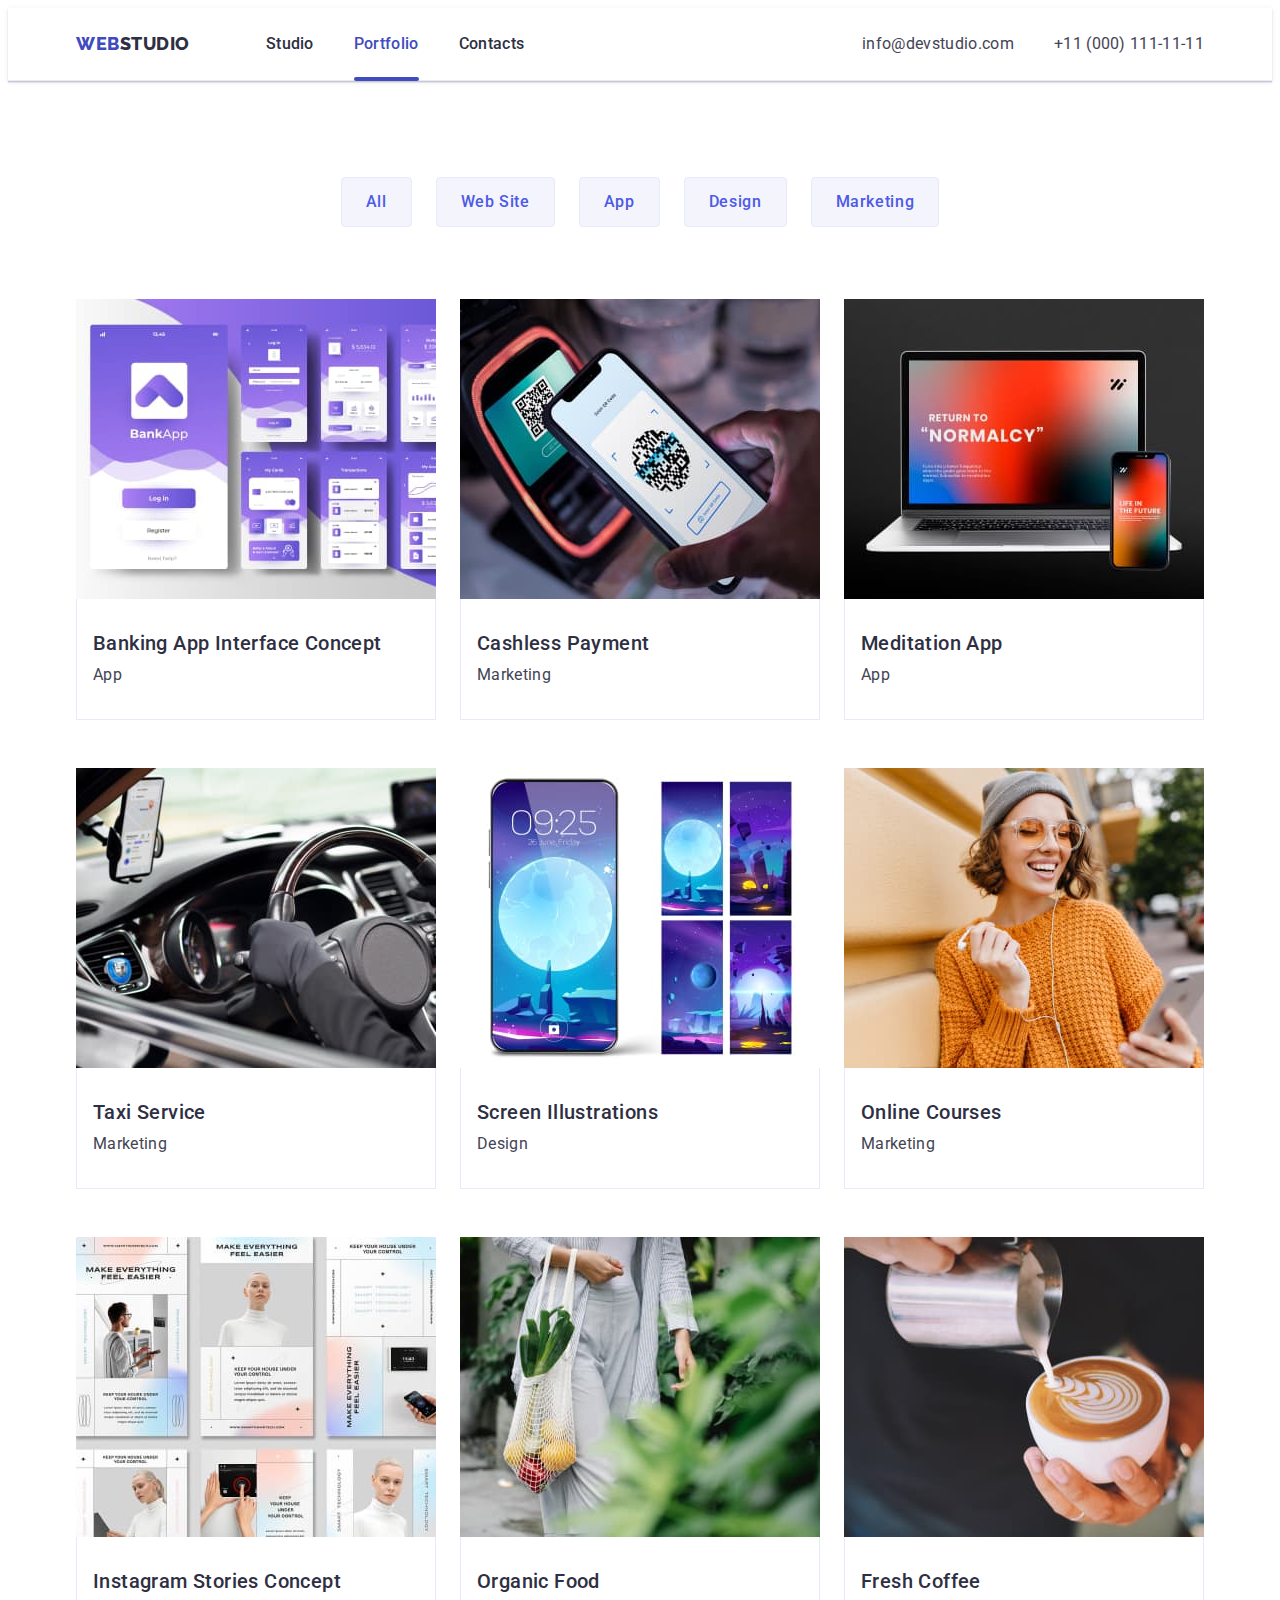
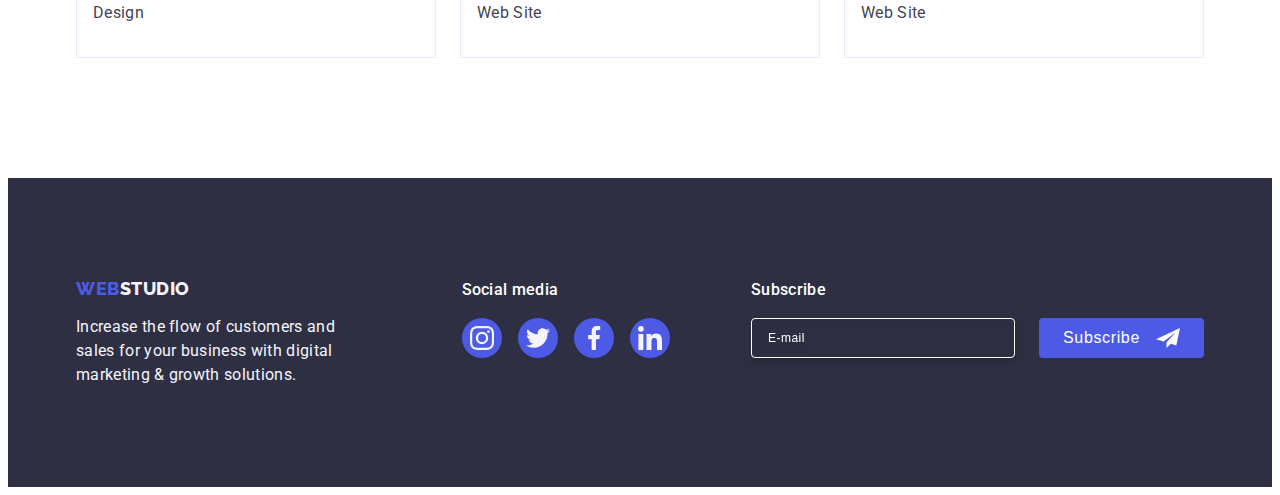
<file: portfolio.html>
<!DOCTYPE html>
<html lang="en">
  <head>
    <meta charset="utf-8" />
    <meta http-equiv="X-UA-Compatible" content="IE=edge" />
    <meta name="viewport" content="width-device-width, initial-scale-1.0" />
    <meta name="description" content="Effective Solutions for Your Business" />

    <link rel="preconnect" href="https://fonts.googleapis.com" />
    <link rel="preconnect" href="https://fonts.gstatic.com" crossorigin />
    <link
      href="https://fonts.googleapis.com/css2?family=Raleway:wght@800&family=Roboto:wght@400;500;700;900&display=swap"
      rel="stylesheet"
    />

    <link
      rel="stylesheet"
      href="https://cdnjs.cloudflare.com/ajax/libs/modern-normalize/2.0.0/modern-normalize.min.css"
      integrity="sha512-4xo8blKMVCiXpTaLzQSLSw3KFOVPWhm/TRtuPVc4WG6kUgjH6J03IBuG7JZPkcWMxJ5huwaBpOpnwYElP/m6wg=="
      crossorigin="anonymous"
      referrerpolicy="no-referrer"
    />
    <link rel="stylesheet" href="./css/styles.css" />
    <title>Web Studio</title>
  </head>

  <body>
    <!--Header section-->
    <header class="header">
      <div class="container header-container">
        <nav class="nav">
          <a class="logo link" href="./index.html"
            >Web<span class="logo-span link">Studio</span></a
          >
          <ul class="list header-li">
            <li>
              <a class="header-nav link" href="./index.html">Studio</a>
            </li>
            <li>
              <a class="header-nav link active" href="./portfolio.html"
                >Portfolio</a
              >
            </li>
            <li>
              <a class="header-nav link" href="">Contacts</a>
            </li>
          </ul>
        </nav>

        <address class="adress-style">
          <ul class="list header-li">
            <li>
              <a class="header-adress link" href="mailto:info@devstudio.com"
                >info@devstudio.com</a
              >
            </li>
            <li>
              <a class="header-adress link" href="tel:+110001111111"
                >+11 (000) 111-11-11</a
              >
            </li>
          </ul>
        </address>
      </div>
    </header>

    <!--Main blok-->
    <main>
      <section class="all">
        <div class="container">
          <h1 class="visually-hidden">Portfolio</h1>

          <!--Section filters button -->

          <ul class="portfolio list button-portfolio">
            <li class="button-transition">
              <button type="button" class="button-filters">All</button>
            </li>
            <li class="button-transition">
              <button type="button" class="button-filters">Web Site</button>
            </li>
            <li class="button-transition">
              <button type="button" class="button-filters">App</button>
            </li>
            <li class="button-transition">
              <button type="button" class="button-filters">Design</button>
            </li>
            <li class="button-transition">
              <button type="button" class="button-filters">Marketing</button>
            </li>
          </ul>

          <!--Projects -->

          <ul class="list projects-li">
            <li class="image-link">
              <a class="link projects-link" href="">
                <div class="overlay-image">
                  <img
                    class="link"
                    src="./images/projects/img1.jpg"
                    alt="Banking App Interface Concept"
                    width="360"
                    height="300"
                  />
                  <p class="overlay overlay-text">
                    14 Stylish and User-Friendly App Design Concepts · Task
                    Manager App · Calorie Tracker App · Exotic Fruit Ecommerce
                    App · Cloud Storage App
                  </p>
                </div>
                <div class="projects-description">
                  <h2 class="projects-title">Banking App Interface Concept</h2>
                  <p class="projects-text">App</p>
                </div>
              </a>
            </li>
            <li class="image-link">
              <a class="link projects-link" href="">
                <div class="overlay-image">
                  <img
                    class="link"
                    src="./images/projects/img2.jpg"
                    alt="phone screen app"
                    width="360"
                    height="300"
                  />
                  <p class="overlay overlay-text">
                    14 Stylish and User-Friendly App Design Concepts · Task
                    Manager App · Calorie Tracker App · Exotic Fruit Ecommerce
                    App · Cloud Storage App
                  </p>
                </div>
                <div class="projects-description">
                  <h2 class="projects-title">Cashless Payment</h2>
                  <p class="projects-text">Marketing</p>
                </div>
              </a>
            </li>
            <li class="image-link">
              <a class="link projects-link" href="">
                <div class="overlay-image">
                  <img
                    class="link"
                    src="./images/projects/img3.jpg"
                    alt="app on laptop screen"
                    width="360"
                    height="300"
                  />
                  <p class="overlay overlay-text">
                    14 Stylish and User-Friendly App Design Concepts · Task
                    Manager App · Calorie Tracker App · Exotic Fruit Ecommerce
                    App · Cloud Storage App
                  </p>
                </div>
                <div class="projects-description">
                  <h2 class="projects-title">Meditation App</h2>
                  <p class="projects-text">App</p>
                </div>
              </a>
            </li>
            <li class="image-link">
              <a class="link projects-link" href="">
                <div class="overlay-image">
                  <img
                    class="link"
                    src="./images/projects/img4.jpg"
                    alt="taxi salon"
                    width="360"
                    height="300"
                  />
                  <p class="overlay overlay-text">
                    14 Stylish and User-Friendly App Design Concepts · Task
                    Manager App · Calorie Tracker App · Exotic Fruit Ecommerce
                    App · Cloud Storage App
                  </p>
                </div>
                <div class="projects-description">
                  <h2 class="projects-title">Taxi Service</h2>
                  <p class="projects-text">Marketing</p>
                </div>
              </a>
            </li>
            <li class="image-link">
              <a class="link projects-link" href="">
                <div class="overlay-image">
                  <img
                    class="link"
                    src="./images/projects/img5.jpg"
                    alt="drawing for wallpaper on the phone"
                    width="360"
                    height="300"
                  />
                  <p class="overlay overlay-text">
                    14 Stylish and User-Friendly App Design Concepts · Task
                    Manager App · Calorie Tracker App · Exotic Fruit Ecommerce
                    App · Cloud Storage App
                  </p>
                </div>
                <div class="projects-description">
                  <h2 class="projects-title">Screen Illustrations</h2>
                  <p class="projects-text">Design</p>
                </div>
              </a>
            </li>
            <li class="image-link">
              <a class="link projects-link" href="">
                <div class="overlay-image">
                  <img
                    class="link"
                    src="./images/projects/img6.jpg"
                    alt="girl in an orange sweater listening to the player"
                    width="360"
                    height="300"
                  />
                  <p class="overlay overlay-text">
                    14 Stylish and User-Friendly App Design Concepts · Task
                    Manager App · Calorie Tracker App · Exotic Fruit Ecommerce
                    App · Cloud Storage App
                  </p>
                </div>
                <div class="projects-description">
                  <h2 class="projects-title">Online Courses</h2>
                  <p class="projects-text">Marketing</p>
                </div>
              </a>
            </li>
            <li class="image-link">
              <a class="link projects-link" href="">
                <div class="overlay-image">
                  <img
                    class="link"
                    src="./images/projects/img7.jpg"
                    alt="concept of image layout for instagram page"
                    width="360"
                    height="300"
                  />
                  <p class="overlay overlay-text">
                    14 Stylish and User-Friendly App Design Concepts · Task
                    Manager App · Calorie Tracker App · Exotic Fruit Ecommerce
                    App · Cloud Storage App
                  </p>
                </div>
                <div class="projects-description">
                  <h2 class="projects-title">Instagram Stories Concept</h2>
                  <p class="projects-text">Design</p>
                </div>
              </a>
            </li>
            <li class="image-link">
              <a class="link projects-link" href="">
                <div class="overlay-image">
                  <img
                    class="link"
                    src="./images/projects/img8.jpg"
                    alt="girl carries a bag with organic food"
                    width="360"
                    height="300"
                  />
                  <p class="overlay overlay-text">
                    14 Stylish and User-Friendly App Design Concepts · Task
                    Manager App · Calorie Tracker App · Exotic Fruit Ecommerce
                    App · Cloud Storage App
                  </p>
                </div>
                <div class="projects-description">
                  <h2 class="projects-title">Organic Food</h2>
                  <p class="projects-text">Web Site</p>
                </div>
              </a>
            </li>
            <li class="image-link">
              <a class="link projects-link" href="">
                <div class="overlay-image">
                  <img
                    class="link"
                    src="./images/projects/img9.jpg"
                    alt="barista pouring milk into a cup of coffee"
                    width="360"
                    height="300"
                  />
                  <p class="overlay overlay-text">
                    14 Stylish and User-Friendly App Design Concepts · Task
                    Manager App · Calorie Tracker App · Exotic Fruit Ecommerce
                    App · Cloud Storage App
                  </p>
                </div>
                <div class="projects-description">
                  <h2 class="projects-title">Fresh Coffee</h2>
                  <p class="projects-text">Web Site</p>
                </div>
              </a>
            </li>
          </ul>
        </div>
      </section>
    </main>

    <!--Footer section-->
    <footer class="footer">
      <div class="container horizontal">
        <div class="footer-distance">
          <a class="footer-link logo-footer link" href="./index.html"
            >Web<span class="footer-span">Studio</span></a
          >
          <p class="footer-text">
            Increase the flow of customers and sales for your business with
            digital marketing & growth solutions.
          </p>
        </div>
        <div>
          <p class="footer-paragraph">Social media</p>
          <ul class="list footer-media-list">
            <li class="footer-media-li">
              <a class="footer-social-link" href="">
                <svg class="footer-social-icons" width="24" height="24">
                  <use href="./images/icons.svg#instagram"></use>
                </svg>
              </a>
            </li>
            <li class="footer-media-li">
              <a class="footer-social-link" href="">
                <svg class="footer-social-icons" width="24" height="24">
                  <use href="./images/icons.svg#twitter"></use>
                </svg>
              </a>
            </li>
            <li class="footer-media-li">
              <a class="footer-social-link" href="">
                <svg class="footer-social-icons" width="24" height="24">
                  <use href="./images/icons.svg#facebook"></use>
                </svg>
              </a>
            </li>
            <li class="footer-media-li">
              <a class="footer-social-link" href="">
                <svg class="footer-social-icons" width="24" height="24">
                  <use href="./images/icons.svg#linkedin"></use>
                </svg>
              </a>
            </li>
          </ul>
        </div>
        <div class="subscribe">
          <p class="subscribe-paragraph">Subscribe</p>
          <form class="subscribe-form" name="subscribe_form">
            <label class="subscribe-form-label">
              <input
                name="subscribe-form-email"
                class="subscribe-form-input"
                type="email"
                placeholder="E-mail"
              />
            </label>
            <button class="subscribe-button" type="submit">
              Subscribe
              <svg class="subscribe-icon" width="24" height="24">
                <use href="./images/icons.svg#Frame"></use>
              </svg>
            </button>
          </form>
        </div>
      </div>
    </footer>
  </body>
</html>
</file>
<file: css/styles.css>
:root {
  --logo-color: #4d5ae5;
  --pressed-state-color: #404bbf;
  --dark-blue-color: #2e2f42;
  --text-color: #434455;
  --close-to-white-color: #f4f4fd;
  --white-color: #ffffff;
  --light-gray-color: #8e8f99;
  --green-color: #31d0aa;
  --modal-background: #fcfcfc;
  --button-color: #e7e9fc;
}

*,
*::before,
*::after {
  box-sizing: border-box;
}

h1,
h2,
h3,
h4,
h5,
h6,
p {
  margin: 0;
}

ul,
ol {
  margin: 0;
  padding-left: 0;
}

img {
  display: block;
}

/*special classes*/
.visually-hidden {
  position: absolute;
  width: 1px;
  height: 1px;
  margin: -1px;
  border: 0;
  padding: 0;
  white-space: nowrap;
  clip-path: inset(100%);
  clip: rect(0 0 0 0);
  overflow: hidden;
}

.link {
  text-decoration: none;
}

.list {
  list-style: none;
}

/* .container {
  width: 1158px;
  margin: 0 auto;
  padding: 0 15px;
  border: 5px solid red;
} */

/*Base styles for small devices*/
.container {
  min-width: 320px;
  max-width: 428px;
  margin: 0 auto;
  padding: 0 16px;
}

/*Tablet screen*/
@media only screen and (min-width: 768px) {
  .container {
    max-width: 584px;
  }
}

/*Desktop screen*/
@media only screen and (min-width: 1158px) {
  .container {
    max-width: 1158px;
    padding: 0 15px;
  }
}

/*PAGE 1*/
body {
  font-family: 'Roboto', sans-serif;
  color: var(--text-color);
  background-color: var(--white-color);
}

/*header*/

.header {
  border-bottom: 1px solid #e7e9fc;
  box-shadow: 0px 2px 1px rgba(46, 47, 66, 0.08),
    0px 1px 1px rgba(46, 47, 66, 0.16), 0px 1px 6px rgba(46, 47, 66, 0.08);
}

.header-container {
  display: flex;
  justify-content: space-between;
  align-items: center;
}

@media only screen and (min-width: 768px) and (max-width: 1157px) {
  .header-container {
    /* margin-right: 16px;
    margin-left: 16px; */
    padding-right: 16px;
    padding-left: 16px;
    max-width: 768px;
  }
}

@media only screen and (max-width: 767px) {
  .header-li {
    display: none;
  }

  .header-li-contacts {
    display: none;
  }
}

@media only screen and (min-width: 768px) {
  .header-li {
    display: flex;
    gap: 40px;
  }

  .header-li-contacts {
    display: flex;
    flex-direction: column;
    gap: 12px;
  }
}

@media only screen and (min-width: 1158px) {
  .header-li-contacts {
    display: flex;
    flex-direction: row;
    gap: 40px;
  }
}

.header-li-contacts:last-child {
  margin-right: 0;
}

@media only screen and (max-width: 1157px) {
  /* .header-li-contacts:last-child {
    margin: 12px 0;
  } */
}

.nav {
  display: flex;
  align-items: center;
}

.logo {
  /* margin-right: 249px; */

  font-family: 'Raleway', sans-serif;
  font-weight: 800;
  font-size: 18px;
  line-height: 1.17;
  letter-spacing: 0.03em;
  text-transform: uppercase;
  color: var(--pressed-state-color);
}
@media only screen and (max-width: 767px) {
  .logo {
    padding-top: 24px;
    padding-bottom: 24px;
  }
}

@media only screen and (min-width: 768px) {
  .logo {
    margin-right: 120px;
  }
}

@media only screen and (min-width: 1158px) {
  .logo {
    margin-right: 76px;
  }
}

.logo-span {
  color: var(--dark-blue-color);
}

.header-nav {
  display: block;
  padding: 24px 0;

  font-weight: 500;
  font-size: 16px;
  line-height: 1.5;
  letter-spacing: 0.02em;
  color: var(--dark-blue-color);

  position: relative;

  transition: color 250ms cubic-bezier(0.4, 0, 0.2, 1);
}

.header-nav.active::after {
  position: absolute;
  width: 100%;
  left: 0;
  bottom: -1px;
  height: 4px;
  background-color: var(--pressed-state-color);
  border-radius: 2px;
  content: '';
}

.active {
  color: var(--pressed-state-color);
}

.header-nav:hover,
.header-nav:focus {
  color: var(--pressed-state-color);
}

.adress-style {
  /* display: flex;
  gap: 40px; */

  font-style: normal;
}

.header-adress {
  font-size: 12px;
  line-height: 1.17;
  letter-spacing: 0.02em;
  color: var(--text-color);
  transition: color 250ms cubic-bezier(0.4, 0, 0.2, 1);
}

@media only screen and (min-width: 1158px) {
  .header-adress {
    font-size: 16px;
    line-height: 1.5;
  }
}

.header-adress:hover,
.header-adress:focus {
  color: var(--pressed-state-color);
}

/*main*/

/*hero section*/
.hero {
  padding-top: 112px;
  padding-bottom: 112px;
  flex-shrink: 0;
  background-color: var(--dark-blue-color);
  background-image: linear-gradient(
      rgba(46, 47, 66, 0.7),
      rgba(46, 47, 66, 0.7)
    ),
    url(../images/hero/people-office-mobile@1.jpg);
  background-repeat: no-repeat;
  background-position: center;
  background-size: cover;

  max-width: 1440px;
  margin: 0 auto;
}

@media screen and (min-device-pixel-ratio: 2),
  screen and(min-resolution: 192dpi),
  screen and (min-resolution: 2dppx) {
  .hero {
    background-image: linear-gradient(
        rgba(46, 47, 66, 0.7),
        rgba(46, 47, 66, 0.7)
      ),
      url(../images/hero/people-office-mobile@2.jpg);
  }
}

@media screen and (min-width: 768px) {
  .hero {
    padding-top: 112px;
    padding-bottom: 108px;
    background-image: linear-gradient(
        rgba(46, 47, 66, 0.7),
        rgba(46, 47, 66, 0.7)
      ),
      url(../images/hero/people-office-tablet@1.jpg);
  }
}

@media screen and (min-device-pixel-ratio: 2),
  screen and(min-resolution: 192dpi),
  screen and (min-resolution: 2dppx) {
  .hero {
    background-image: linear-gradient(
        rgba(46, 47, 66, 0.7),
        rgba(46, 47, 66, 0.7)
      ),
      url(../images/hero/people-office-tablet@2.jpg);
  }
}

@media screen and (min-width: 1158px) {
  .hero {
    padding-top: 188px;
    padding-bottom: 188px;
    background-image: linear-gradient(
        rgba(46, 47, 66, 0.7),
        rgba(46, 47, 66, 0.7)
      ),
      url(../images/hero/people-office-desctop@1.jpg);
  }
}

@media screen and (min-device-pixel-ratio: 2),
  screen and(min-resolution: 192dpi),
  screen and (min-resolution: 2dppx) {
  .hero {
    background-image: linear-gradient(
        rgba(46, 47, 66, 0.7),
        rgba(46, 47, 66, 0.7)
      ),
      url(../images/hero/people-office-desctop@2.jpg);
  }
}

.hero-title {
  max-width: 320px;

  font-size: 36px;
  font-style: normal;
  font-weight: 700;
  line-height: 40px;
  letter-spacing: 0.72px;
  text-align: center;

  margin-right: auto;
  margin-left: auto;
  margin-bottom: 72px;

  color: var(--white-color);
}

@media only screen and (min-width: 768px) {
  .hero-title {
    min-width: 496px;
    margin-bottom: 36px;

    font-size: 56px;
    font-weight: 700;
    line-height: 60px;
    letter-spacing: 1.12px;
  }
}

@media only screen and (min-width: 1158px) {
  .hero-title {
    margin-bottom: 48px;
  }
}

.hero-button {
  display: block;
  min-width: 169px;
  height: 56px;
  border: none;
  border-radius: 4px;

  margin-right: auto;
  margin-left: auto;
  padding: 16px 32px;

  font-family: 'Roboto', sans-serif;
  font-style: normal;
  font-weight: 500;
  font-size: 16px;
  line-height: 1.5;
  letter-spacing: 0.04em;
  color: var(--white-color);
  background-color: var(--logo-color);
  cursor: pointer;

  transition: background-color 250ms cubic-bezier(0.4, 0, 0.2, 1);
}

.hero-button:hover,
.hero-button:focus {
  background-color: var(--pressed-state-color);
  box-shadow: 0px 4px 4px 0px rgba(0, 0, 0, 0.15);
}

/*advantages*/

.advantages {
  padding: 96px 0;
}

@media only screen and (min-width: 768px) and (max-width: 1157px) {
  .advantages-container {
    max-width: 768px;
  }
}

@media screen and (min-width: 1158px) {
  .advantages {
    padding: 120px 0;
  }
}

.invisible-header {
  font-weight: 700;
  font-size: 36px;
  line-height: 1.11;
  text-align: center;
  letter-spacing: 0.02em;
  text-transform: capitalize;
  color: var(--dark-blue-color);
}

/* .advantages-layout {
  display: flex;
  gap: 24px;
} */

.advantages-layout {
  display: flex;
  flex-wrap: wrap;
  flex-direction: column;
  align-items: flex-start;
  gap: 72px;
}

@media only screen and (min-width: 768px) {
  .advantages-layout {
    flex-direction: row;
    gap: 72px 24px;
  }
}

@media only screen and (min-width: 1158px) {
  .advantages-layout {
    display: flex;
    flex-wrap: nowrap;
    gap: 24px;
  }
}

/*.advantages-background {
  display: flex;
  align-items: center;
  justify-content: center;
  width: 264px;
  height: 112px;
  flex-shrink: 0;

  border-radius: 4px;
  background-color: var(--close-to-white-color);
  margin-bottom: 8px;
} */

.advantages-background {
  display: none;
}

@media screen and (min-width: 1158px) {
  .advantages-background {
    display: flex;
    align-items: center;
    justify-content: center;
    width: 264px;
    height: 112px;
    flex-shrink: 0;

    border-radius: 4px;
    background-color: var(--close-to-white-color);
    margin-bottom: 8px;
  }
}

/*.advantages-icons {
  fill: none;
  stroke: var(--dark-blue-color);
}*/

/* .advantages-li {
  width: calc((100% - 72px) / 4);
}*/

.advantages-li {
  max-width: 356px;
}

@media only screen and (min-width: 768px) {
  .advantages-li {
    width: calc((100% - 24px) / 2);

    display: list-item;
    text-align: left;
  }
}

@media screen and (min-width: 1158px) {
  .advantages-li {
    flex-basis: calc((100% - 3 * 24px) / 4);
  }
}

.advantages-title {
  margin-bottom: 8px;

  text-align: center;

  font-size: 36px;
  font-weight: 700;
  line-height: 40px;
  letter-spacing: 0.72px;
  color: var(--dark-blue-color);
}

@media only screen and (min-width: 768px) {
  .advantages-title {
    text-align: left;
  }
}

@media only screen and (min-width: 1158px) {
  .advantages-title {
    font-size: 20px;
    font-weight: 500;
    line-height: 24px;
    letter-spacing: 0.4px;
  }
}

.advantages-text {
  font-size: 16px;
  font-weight: 500;
  line-height: 1.5;
  letter-spacing: 0.02em;
  color: var(--text-color);
  flex-wrap: wrap;
}

@media only screen and (min-width: 428px) and (max-width: 1157px) {
  .advantages-text {
    max-width: 356px;
    /* width: calc((100% - 72px) / 2); */
  }
}

@media only screen and (min-width: 1158px) {
  .advantages-text {
    font-weight: 400;
  }
}

/*visual*/

/*.image-layout {
} */

.visual {
  display: none;
}

@media only screen and (min-width: 1158px) {
  .visual {
    /* display: flex; */
    display: block;
    padding-bottom: 120px;
  }

  .visual-li {
    display: flex;
    gap: 24px;
  }

  .visual-layout {
    width: calc((100% - 48px) / 3);
  }

  .visual-title {
    margin-bottom: 72px;

    font-weight: 700;
    font-size: 36px;
    line-height: 1.11;
    text-align: center;
    letter-spacing: 0.02em;
    text-transform: capitalize;
    color: var(--dark-blue-color);
  }
}

/*Team*/

.team {
  padding: 96px 0;

  background-color: var(--close-to-white-color);
}

.team-title {
  margin-bottom: 72px;

  font-weight: 700;
  font-size: 36px;
  line-height: 1.11;
  text-align: center;
  letter-spacing: 0.02em;
  text-transform: capitalize;
  color: var(--dark-blue-color);
}

.team-li {
  display: flex;
  flex-wrap: wrap;
  justify-content: center;
  padding-left: 0;

  row-gap: 64px;
  column-gap: 24px;
}

.team-list-color {
  background-color: var(--white-color);
  box-shadow: 0px 2px 1px 0px rgba(46, 47, 66, 0.08),
    0px 1px 1px 0px rgba(46, 47, 66, 0.16),
    0px 1px 6px 0px rgba(46, 47, 66, 0.08);
}

.team-images {
  border-radius: 0px 0px 4px 4px;

  justify-content: center;
}
@media only screen and (min-width: 768px) {
  .team-images {
    max-width: 264px;
    width: calc((100% - 24px) / 2);
  }

  /* .team-list-color {
    width: calc((100% - 24px) / 2);
  } */
}

@media only screen and (min-width: 1158px) {
  .team {
    padding: 120px 0;
  }

  .team-li {
    flex-wrap: nowrap;
    gap: 24px;
  }
}

.team-layout {
  padding: 32px 0;
}

.team-names {
  margin-bottom: 8px;
  text-align: center;

  font-weight: 500;
  font-size: 20px;
  line-height: 1.2;
  letter-spacing: 0.02em;
  color: var(--dark-blue-color);
}

.team-position {
  margin-bottom: 8px;
  text-align: center;

  font-size: 16px;
  line-height: 1.5;
  letter-spacing: 0.02em;
  color: var(--text-color);
}

.social-link {
  width: 40px;
  height: 40px;
}

.social-list {
  display: flex;
  justify-content: center;
  gap: 24px;
}

.background-link {
  width: 100%;
  height: 100%;
  background-color: var(--logo-color);
  border-radius: 50%;
  display: flex;
  justify-content: center;
  align-items: center;

  transition: background-color 250ms cubic-bezier(0.4, 0, 0.2, 1);
}

.background-link:hover {
  background-color: var(--pressed-state-color);
}

.background-link:focus {
  background-color: var(--pressed-state-color);
}

.team-social-icons {
  fill: var(--close-to-white-color);
}

/*Customers*/

.customers {
  padding-top: 96px;
  padding-bottom: 96px;
}

@media only screen and (min-width: 1158px) {
  .customers {
    padding-top: 120px;
    padding-bottom: 120px;
  }
}
/* .customers {
  padding-top: 120px;
  padding-bottom: 120px;
} */

.customers-title {
  margin-bottom: 72px;

  font-weight: 700;
  font-size: 36px;
  line-height: 1.11;
  text-align: center;
  letter-spacing: 0.02em;
  text-transform: capitalize;
  color: var(--dark-blue-color);
}

/* .customers-layout {
  display: flex;
  gap: 24px;
} */

.customers-layout {
  display: flex;
  gap: 72px 16px;
  justify-content: center;
}

@media only screen and (min-width: 768px) {
  .customers-layout {
    display: flex;
    gap: 72px 24px;
    justify-content: center;
  }
}

@media only screen and (min-width: 768px) and (max-width: 1157px) {
  /* .container {
    padding: 0;
  } */
  /* .customers-layout  { 
    margin: 0 108px;
    gap: 24px;
  } */
}

@media only screen and (max-width: 1157px) {
  .customers-layout {
    flex-wrap: wrap;
  }
}

.customers-item {
  width: calc((100% - 16px) / 2);
  height: 100%;
  transition: border-color 250ms cubic-bezier(0.4, 0, 0.2, 1),
    color 250ms cubic-bezier(0.4, 0, 0.2, 1);
}

@media only screen and (min-width: 768px) {
  .customers-item {
    width: calc((100% - 2 * 24px) / 3);
  }
}

@media only screen and (min-width: 1158px) {
  .customers-item {
    width: calc((100% - 120px) / 6);
  }
}

/* .customers-item {
  width: calc((100% - 120px) / 6);
  height: 88px;
  transition: border-color 250ms cubic-bezier(0.4, 0, 0.2, 1),
    color 250ms cubic-bezier(0.4, 0, 0.2, 1);
} */

.customers-page {
  display: flex;
  justify-content: center;
  align-items: center;
  width: 100%;
  height: 100%;
  border: 1px solid var(--light-gray-color);
  border-radius: 4px;
  color: var(--light-gray-color);
  transition: border-color 250ms cubic-bezier(0.4, 0, 0.2, 1),
    color 250ms cubic-bezier(0.4, 0, 0.2, 1);
}

@media only screen and (min-width: 428px) {
  .customers-page {
    width: 190px;
    height: 88px;
  }
}

@media only screen and (min-width: 768px) {
  .customers-page {
    max-width: 168px;
  }
}

.customers-page:hover,
.customers-page:focus {
  color: var(--pressed-state-color);
  border-color: var(--pressed-state-color);
}

.customers-icon:hover,
.customers-icon:focus {
  border-color: var(--pressed-state-color);
  color: var(--pressed-state-color);
}

.customers-icon {
  fill: currentColor;
}

/*.customers-icon-layout {
  display: inline-flex;
  padding: 9px 9px 6px 11px;
  justify-content: center;
  align-items: center;
}*/

/*footer*/

/* .footer {
  padding: 100px 0;

  background-color: var(--dark-blue-color);
} */

.footer {
  padding-top: 97px;
  padding-bottom: 96px;

  background-color: var(--dark-blue-color);
}

@media only screen and (min-width: 1158px) {
  .footer {
    padding: 100px 0;

    background-color: var(--dark-blue-color);
  }
}

/* .horizontal {
  display: flex;
  align-items: baseline;
  justify-content: space-between;
} */

.horizontal {
  display: flex;
  justify-content: center;
  flex-wrap: wrap;

  gap: 72px;
}

@media only screen and (min-width: 768px) and (max-width: 1157px) {
  .horizontal {
    justify-content: flex-start;

    max-width: 584px;
    gap: 72px 24px;
  }

  .footer-text {
    width: 264px;
  }

  .subscribe-form {
    display: flex;
    gap: 24px;
  }
}

/* .footer-distance {
  margin-right: 120px;
} */

/* .footer-distance {
  margin: 0 auto;
} */

.footer-paragraph {
  font-weight: 500;
  font-size: 16px;
  line-height: 1.5;
  letter-spacing: 0.02em;
  color: var(--white-color);
  margin-bottom: 16px;
}

/* .footer-link {
  display: inline-block;
  margin-bottom: 16px;
} */

@media only screen and (max-width: 767px) {
  .footer-link {
    justify-content: center;
    text-align: center;
  }
}

.logo-footer {
  display: flex;
  font-family: 'Raleway', sans-serif;
  font-weight: 800;
  font-size: 18px;
  line-height: 1.17;
  letter-spacing: 0.03em;

  text-transform: uppercase;
  color: var(--logo-color);

  margin-bottom: 16px;
}

.footer-span {
  color: var(--close-to-white-color);
}

.footer-text {
  max-width: 268px;

  font-size: 16px;
  line-height: 1.5;
  letter-spacing: 0.02em;
  color: var(--close-to-white-color);
}

@media only screen and (min-width: 1158px) {
  .footer-text {
    width: 264px;
  }
}

.footer-media-list {
  display: flex;
  gap: 16px;
}

.footer-media-li {
  width: 40px;
  height: 40px;
  transition: background-color 250ms cubic-bezier(0.4, 0, 0.2, 1);
}

/* @media only screen and (max-width: 1157px) {
  .footer-margin {
    margin: 0 auto;
  }
} */

.footer-social-link {
  width: 100%;
  height: 100%;
  background-color: var(--logo-color);
  border-radius: 50%;
  display: flex;
  align-items: center;
  justify-content: center;
  transition: background-color 250ms cubic-bezier(0.4, 0, 0.2, 1);
}

.footer-social-link:hover,
.footer-social-link:focus {
  background-color: var(--green-color);
}

.footer-social-icons {
  fill: var(--close-to-white-color);
}

/*subscribe*/

/* .subscribe {
  margin-left: auto;
} */

/* .subscribe {
  width: 100%;
}*/

@media only screen and (max-width: 767px) {
  .subscribe {
    width: 100%;
  }
}

/*@media only screen and (min-width: 768px) and (max-width: 1157px) {
  .subscribe {
  width: 264px;
}
} */

.subscribe-paragraph {
  color: var(--white-color);
  font-size: 16px;
  line-height: 24px;
  letter-spacing: 0.32px;
  font-weight: 500;

  margin-bottom: 16px;
}

/* .subscribe-form {
  display: flex;
  gap: 24px;
  align-items: center;
} */

@media only screen and (max-width: 767px) {
  .subscribe-form {
    display: flex;
    flex-direction: column;
    align-items: center;
  }
}

.subscribe-form-label {
  width: 100%;
  margin-bottom: 16px;
}

/* .subscribe-form-input {
  width: 264px;
  height: 40px;
  padding-left: 16px;

  border-radius: 4px;
  border: 1px solid var(--white-color);
  box-shadow: 0px 4px 4px 0px rgba(0, 0, 0, 0.15);
  color: var(--white-color);
  background-color: transparent;

  font-size: 12px;
  letter-spacing: 0.48px;
  line-height: 1.5;

  outline: transparent;
  transition: border-color 250ms cubic-bezier(0.4, 0, 0.2, 1);
  filter: drop-shadow(0px 4px 4px rgba(0, 0, 0, 0.15));
} */

.subscribe-form-input {
  width: 100%;
  height: 40px;
  padding: 8px 16px;

  border-radius: 4px;
  border: 1px solid var(--white-color);
  box-shadow: 0px 4px 4px 0px rgba(0, 0, 0, 0.15);
  color: var(--white-color);
  background-color: transparent;

  font-size: 12px;
  letter-spacing: 0.48px;
  line-height: 1.5;

  outline: transparent;
  transition: border-color 250ms cubic-bezier(0.4, 0, 0.2, 1);
  filter: drop-shadow(0px 4px 4px rgba(0, 0, 0, 0.15));
}

@media only screen and (min-width: 768px) and (min-width: 1157px) {
  .subscribe-form-input {
    width: 264px;
  }
}

.subscribe-form-input:focus {
  border-color: var(--logo-color);
}

.subscribe-form-input::placeholder {
  color: var(--white-color);
}

.subscribe-button {
  justify-content: center;
  align-items: center;

  color: var(--white-color);

  font-size: 16px;
  line-height: 24px;
  letter-spacing: 0.64px;
  font-weight: 500;

  min-width: 165px;
  height: 40px;
  padding: 8px 24px;

  border-radius: 4px;
  background: var(--logo-color);
  border: none;
  border-color: transparent;
  cursor: pointer;
}

@media only screen and (max-width: 767px) {
  .subscribe-button {
    display: flex;
  }
}

@media only screen and (min-width: 768px) {
  .subscribe-button {
    display: inline-flex;
  }

  .subscribe-form-label {
    margin-bottom: 0;
  }
}

@media only screen and (min-width: 768px) and (max-width: 1157px) {
  .subscribe-form-input {
    width: 264px;
  }
}

@media only screen and (min-width: 1158px) {
  .horizontal {
    flex-wrap: nowrap;
    justify-content: space-between;

    gap: 0;
  }

  .footer-distance {
    margin-right: 120px;
  }

  /*subscribe*/

  .subscribe {
    margin-left: 80px;
  }

  .subscribe-form {
    display: flex;
    gap: 24px;
    align-items: flex-start;
  }

  .subscribe-form-label {
    width: 264px;
  }

  .subscribe-form-input {
    width: 264px;
    height: 40px;
    padding-left: 16px;

    border-radius: 4px;
    border: 1px solid var(--white-color);
    box-shadow: 0px 4px 4px 0px rgba(0, 0, 0, 0.15);
    color: var(--white-color);
    background-color: transparent;

    font-size: 12px;
    letter-spacing: 0.48px;
    line-height: 1.5;

    outline: transparent;
    transition: border-color 250ms cubic-bezier(0.4, 0, 0.2, 1);
    filter: drop-shadow(0px 4px 4px rgba(0, 0, 0, 0.15));
  }

  .subscribe-form-input:focus {
    border-color: var(--logo-color);
  }

  .subscribe-form-input::placeholder {
    color: var(--white-color);
  }

  .subscribe-button {
    display: inline-flex;
    justify-content: center;
    align-items: center;

    color: var(--white-color);

    font-size: 16px;
    line-height: 24px;
    letter-spacing: 0.64px;
    font-weight: 500;

    min-width: 165px;
    height: 40px;
    padding: 8px 24px;

    border-radius: 4px;
    background: var(--logo-color);
    border: none;
    border-color: transparent;
    cursor: pointer;
  }

  .subscribe-icon {
    margin-left: 16px;
  }
}

.subscribe-icon {
  margin-left: 16px;
}

/*PAGE 2*/

/*main*/
.all {
  padding-top: 96px;
  padding-bottom: 120px;
}

/*button*/
.button-portfolio {
  display: flex;
  justify-content: center;
  gap: 24px;
  margin-bottom: 72px;
}

.button-filters {
  transition: color 250ms cubic-bezier(0.4, 0, 0.2, 1),
    background-color 250ms cubic-bezier(0.4, 0, 0.2, 1),
    border-color 250ms cubic-bezier(0.4, 0, 0.2, 1),
    box-shadow 250ms cubic-bezier(0.4, 0, 0.2, 1);
}

.portfolio .button-filters:hover,
.portfolio .button-filters:focus {
  box-shadow: 0px 3px 1px rgba(0, 0, 0, 0.1), 0px 2px 1px rgba(0, 0, 0, 0.08),
    0px 2px 2px rgba(0, 0, 0, 0.12);
  border-color: transparent;

  color: var(--white-color);
  background-color: var(--pressed-state-color);
}

.portfolio .button-filters {
  padding: 12px 24px;
  border: 1px solid #e7e9fc;
  border-radius: 4px;

  font-family: 'Roboto', sans-serif;
  font-style: normal;
  font-weight: 500;
  font-size: 16px;
  line-height: 1.5;
  letter-spacing: 0.04em;
  color: var(--logo-color);
  background-color: var(--close-to-white-color);
  cursor: pointer;
}

.portfolio .button:hover,
.portfolio .button:focus {
  border: 1px solid transparent;

  color: var(--white-color);
  background-color: var(--pressed-state-color);
}

/*projects*/

.projects-li {
  display: flex;
  flex-wrap: wrap;
  column-gap: 24px;
  row-gap: 48px;
}

.projects-li:last-child {
  margin-right: 0;
}

.projects-link {
  display: block;
  transition: box-shadow 250ms cubic-bezier(0.4, 0, 0.2, 1);
}

.projects-link:hover {
  box-shadow: 0px 1px 6px rgba(46, 47, 66, 0.08),
    0px 1px 1px rgba(46, 47, 66, 0.16), 0px 2px 1px rgba(46, 47, 66, 0.08);
}

.image-link {
  width: calc((100% - 48px) / 3);
  position: relative;
}

.projects-description {
  padding: 32px 16px;
  border: 1px solid #e7e9fc;
  border-top: none;
}

.projects-title {
  margin-bottom: 8px;

  font-weight: 500;
  font-size: 20px;
  line-height: 1.2;
  letter-spacing: 0.02em;
  color: var(--dark-blue-color);
}

.projects-text {
  font-size: 16px;
  line-height: 1.5;
  letter-spacing: 0.02em;
  color: var(--text-color);
}

/*overlay class*/

.overlay-image {
  position: relative;
  overflow: hidden;
}

.projects-link:hover .overlay-text,
.projects-link:focus .overlay-text {
  transform: translateY(0%);
}

.overlay {
  position: relative;
  overflow: hidden;
  background-color: var(--logo-color);
}

.overlay:hover .overlay-text {
  transform: translatex(0);
}

.overlay-text {
  position: absolute;

  top: 0;
  left: 0;
  font-size: 16px;
  line-height: 1.5;
  letter-spacing: 0.02em;
  color: var(--close-to-white-color);
  align-items: center;
  text-align: left;
  padding: 40px 32px;

  width: 100%;
  height: 100%;
  transform: translateY(100%);
  transition: transform 250ms cubic-bezier(0.4, 0, 0.2, 1);
}

.overlay-text p {
  background-color: var(--logo-color);
}

/*modal window*/
.backdrop {
  position: fixed;
  top: 0;
  left: 0;

  width: 100%;
  height: 100%;

  background-color: rgba(46, 47, 66, 0.4);
  transition: opacity 250ms cubic-bezier(0.4, 0, 0.2, 1),
    visibility 250ms cubic-bezier(0.4, 0, 0.2, 1);
}

.is-hidden {
  opacity: 0;
  visibility: hidden;
  pointer-events: none;
}

.modal {
  position: absolute;
  top: 50%;
  left: 50%;
  transform: translate(-50%, -50%) scale(1);
  width: 100%;
  /* height: 584px; */
  padding-top: 72px;
  padding-right: 24px;
  padding-bottom: 24px;
  padding-left: 24px;

  background: var(--modal-background);
  box-shadow: 0px 1px 1px rgba(0, 0, 0, 0.14), 0px 1px 3px rgba(0, 0, 0, 0.12),
    0px 2px 1px rgba(0, 0, 0, 0.2);
  border-radius: 4px;
  transition: transform 250ms cubic-bezier(0.4, 0, 0.2, 1);
}

@media only screen and (min-width: 428px) {
  .modal {
    width: 392px;
  }
}

@media only screen and (min-width: 768px) {
  .modal {
    width: 408px;
    height: 584px;

    padding-right: 16px;
    padding-left: 16px;
  }

  .modal-caption {
    width: 360px;
  }
}

.modal-button {
  position: absolute;
  top: 24px;
  right: 24px;
  width: 24px;
  height: 24px;
  border-radius: 50%;
  display: flex;
  align-items: center;
  justify-content: center;
  background-color: var(--button-color);
  border: 1px solid rgba(0, 0, 0, 0.1);
  padding: 0;
  cursor: pointer;
  transition: background-color 250ms cubic-bezier(0.4, 0, 0.2, 1),
    border 250ms cubic-bezier(0.4, 0, 0.2, 1);
}

.modal-button:hover,
.modal-button:focus {
  background-color: var(--pressed-state-color);
  border: none;
  fill: var(--white-color);
}

.modal-icon {
  transition: fill 250ms cubic-bezier(0.4, 0, 0.2, 1);
  stroke: var(--dark-blue-color);
}

.modal-caption {
  width: 100%;
  display: block;

  color: var(--dark-blue-color);
  text-align: center;

  font-size: 16px;
  font-style: normal;
  font-weight: 500;
  line-height: 24px;
  letter-spacing: 0.32px;
}

@media only screen and (min-width: 428px) {
  .modal-caption {
    margin-bottom: 16px;
  }
}

/**input files**/
.modal-form {
}

.all-modal-form {
  margin-bottom: 8px;
}

.all-modal-input {
  position: relative;
}

.all-modal-comment {
  margin-bottom: 16px;
}

.modal-form-filed {
  display: block;
  position: relative;

  font-size: 12px;
  line-height: 1.17;
  letter-spacing: 0.04em;
  color: var(--light-gray-color);
  margin-bottom: 4px;
}

.modal-form-input {
  width: 100%;
  height: 40px;
  border-radius: 4px;
  padding-left: 38px;
  border: 1px solid rgba(46, 47, 66, 0.4);
  outline: transparent;
  font-size: 18px;
  background-color: transparent;
  transition: border-color 250ms cubic-bezier(0.4, 0, 0.2, 1);
}

.modal-form-input:focus {
  border-color: var(--logo-color);
}

.modal-form-icon {
  position: absolute;

  left: 16px;
  top: 50%;
  transform: translateY(-50%);
  transition: fill 250ms cubic-bezier(0.4, 0, 0.2, 1);

  fill: var(--dark-blue-color);
}

.modal-form-input:focus + .modal-form-icon {
  stroke: var(--logo-color);
  fill: var(--logo-color);
}

.modal-comment {
  display: block;
  color: rgba(46, 47, 66, 0.4);

  font-size: 12px;
  line-height: 1.17;
  letter-spacing: 0.04em;

  width: 100%;
  height: 120px;
  padding: 8px 16px;
  border-radius: 4px;
  border: 1px solid rgba(46, 47, 66, 0.4);
  outline: transparent;
  background-color: transparent;
  transition: border-color 250ms cubic-bezier(0.4, 0, 0.2, 1);

  resize: none;
}

.modal-comment::placeholder {
  color: rgba(46, 47, 66, 0.4);
  font-size: 12px;
  letter-spacing: 0.48px;
}

.modal-comment:focus {
  border-color: var(--logo-color);
}

/*agreement block*/
.agreement-margin {
  margin-bottom: 24px;
}

.modal-form-checkbox {
}

.modal-form-agreement-description {
  align-items: center;

  color: var(--light-gray-color);

  font-size: 12px;
  letter-spacing: 0.48px;
  user-select: none;
  line-height: 1.17;
}

.modal-form-link {
  color: var(--logo-color);
  text-decoration: underline;
}

.modal-form-custom-checkbox {
  display: inline-flex;
  margin-right: 8px;

  align-items: center;
  justify-content: center;
  width: 16px;
  height: 16px;

  border-radius: 2px;
  border: 1px solid rgba(46, 47, 66, 0.4);
  fill: transparent;

  transition: background-color 250ms cubic-bezier(0.4, 0, 0.2, 1),
    border 250ms cubic-bezier(0.4, 0, 0.2, 1),
    fill 250ms cubic-bezier(0.4, 0, 0.2, 1);
}

.modal-form-checkbox-icon {
  opacity: 0;
}

.modal-form-checkbox:checked
  + .modal-form-agreement-description
  > .modal-form-custom-checkbox {
  border-color: var(--pressed-state-color);
  background-color: var(--pressed-state-color);
  border: none;
  fill: var(--close-to-white-color);
}

.modal-form-checkbox:checked
  + .modal-form-agreement-description
  > .modal-form-custom-checkbox
  > .modal-form-checkbox-icon {
  opacity: 1;
}

/* header button */

@media only screen and (min-width: 768px) {
  .menu-container {
    display: none;
  }
  .menu-toggle {
    display: none;
  }
}

@media only screen and (max-width: 427px) {
  .mobile-soc-block {
    gap: 24px;
  }
}

@media only screen and (min-width: 428px) {
  .mobile-soc-block {
    gap: 56px;
  }
}

@media only screen and (max-width: 427px) {
  .mobaddress-link.tel {
    font-size: 8vw;
  }
}

@media only screen (min-width: 768px) {
  .menu-toggle {
    display: none;
  }
}

@media only screen and (max-width: 767px) {
  .menu-toggle {
    min-height: 24px;
    min-width: 24px;
    display: flex;
    align-items: center;
    justify-content: center;
    padding: 0;

    background-color: transparent;
    cursor: pointer;
    border: none;
    outline: none;
  }

  /* .mobile-menu {
    padding-bottom: 284px;
  } */

  .menu-toggle-icon {
    stroke: var(--dark-blue-color);
  }

  .menu-toggle:hover,
  .menu-toggle:focus {
    background-color: rgba(0, 0, 0, 0.102);
  }

  .menu-toggle.close {
    width: 24px;
    height: 24px;

    border: 1px solid rgba(0, 0, 0, 0.102);
    border-radius: 50%;
  }

  .icon-closeblack {
    fill: var(--dark-blue-color);
  }

  .menu-container {
    display: flex;
    flex-direction: column;
    justify-content: space-between;
    position: fixed;
    top: 0;
    left: 0;
    width: 100%;
    height: 100%;
    padding: 80px 16px 40px 40px;

    background: var(--white-color);
    box-shadow: 0px 1px 6px 0px rgba(46, 47, 66, 0.08),
      0px 1px 1px 0px rgba(46, 47, 66, 0.16),
      0px 2px 1px 0px rgba(46, 47, 66, 0.08);

    z-index: 999;
    transform: translateX(100%);
    transition: transform 250ms ease-in-out;
  }

  .menu-container.is-open {
    transform: translateX(0);
  }

  .menu-container .menu-toggle {
    position: absolute;
    top: 24px;
    right: 24px;
  }

  .mobile-item:not(:last-child) {
    margin-bottom: 40px;
  }

  .mobile-layout {
    font-size: 36px;
    font-weight: 700;
    line-height: 1.11;
    letter-spacing: 0.03em;
    text-transform: capitalize;

    color: var(--dark-blue-color);
  }

  .mobile-layout.active {
    color: var(--logo-color);
  }

  .mobaddress-link.tel {
    font-style: normal;
    font-weight: 700;
    line-height: 1.11;
    letter-spacing: 0.01em;
    text-transform: capitalize;

    color: var(--logo-color);
  }
}
.mobile-social-li {
  display: flex;
  justify-content: left;
  align-items: center;

  gap: 24px;
}

@media only screen and (min-width: 428px) {
  .mobaddress-link.tel {
    font-size: 36px;
  }

  .mobile-social-li {
    gap: 56px;
  }
}

.mobaddress-link.mail {
  font-style: normal;
  font-size: 20px;
  font-weight: 500;
  line-height: 1.2;
  letter-spacing: 0.1px;

  color: var(--text-color);
}

.mobile-address-list:not(:last-child) {
  margin-bottom: 40px;
}

.mobile-margin {
  margin-bottom: 48px;
}

.mobile-social-layout {
  display: flex;
  justify-content: center;
  align-items: center;

  width: 40px;
  height: 40px;

  border-radius: 50%;
  background-color: var(--logo-color);
}

.mobile-social-icon {
  fill: var(--close-to-white-color);
}
</file>
